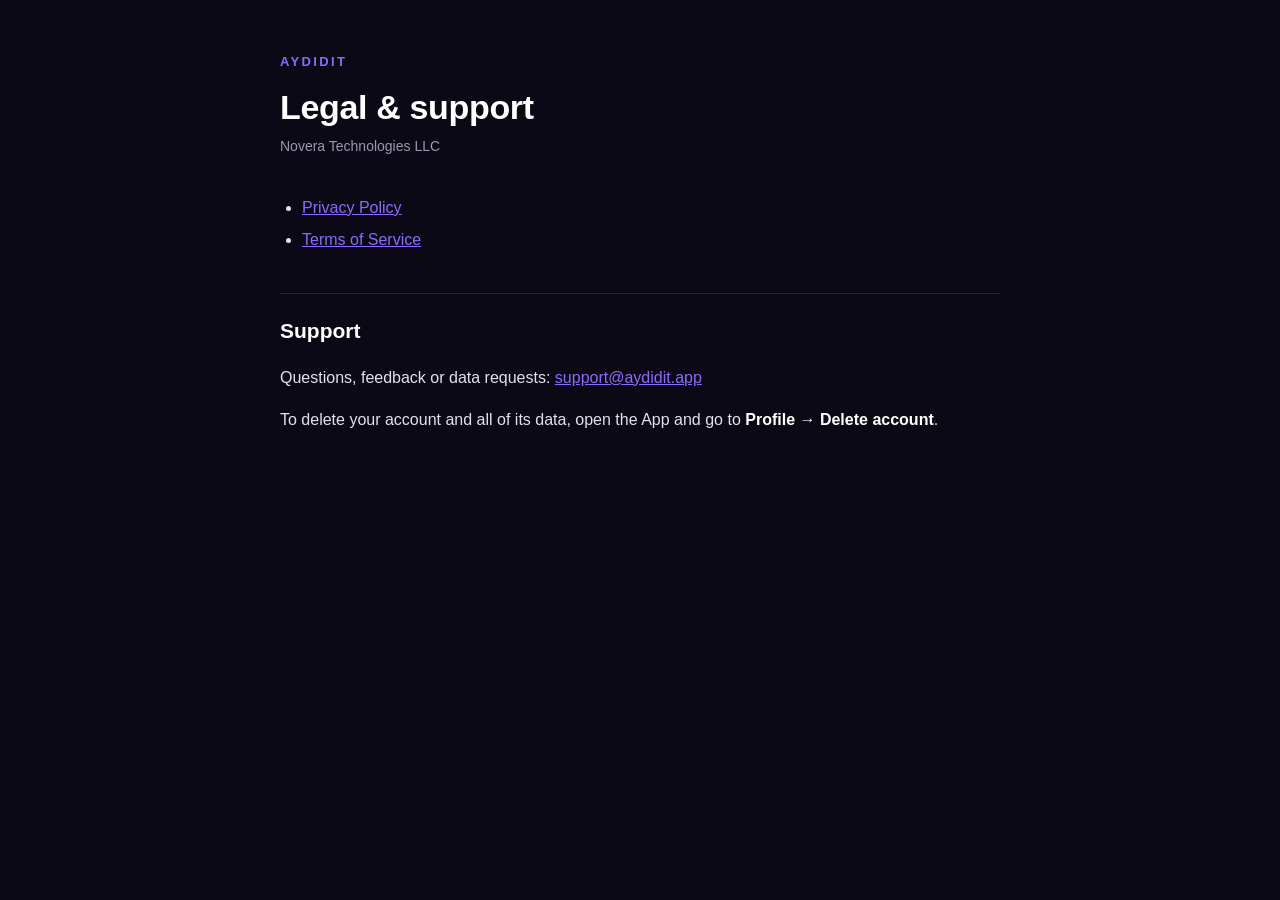
<file: index.html>
<!doctype html>
<html lang="en">
<head>
  <meta charset="utf-8">
  <meta name="viewport" content="width=device-width, initial-scale=1">
  <title>AYDIDIT Legal</title>
  <meta name="description" content="AYDIDIT Privacy Policy, Terms of Service and support.">
  <link rel="icon" type="image/png" sizes="32x32" href="/favicon-32.png">
  <link rel="icon" type="image/png" sizes="48x48" href="/favicon-48.png">
  <link rel="apple-touch-icon" href="/apple-touch-icon.png">
  <link rel="stylesheet" href="style.css">
</head>
<body>
<main>
  <header>
    <span class="brand">AYDIDIT</span>
    <h1>Legal &amp; support</h1>
    <p class="meta">Novera Technologies LLC</p>
  </header>
  <ul>
    <li><a href="privacy/">Privacy Policy</a></li>
    <li><a href="terms/">Terms of Service</a></li>
  </ul>
  <h2>Support</h2>
  <p>Questions, feedback or data requests: <a href="mailto:support@aydidit.app">support@aydidit.app</a></p>
  <p>To delete your account and all of its data, open the App and go to <strong>Profile → Delete account</strong>.</p>
</main>
</body>
</html>
</file>
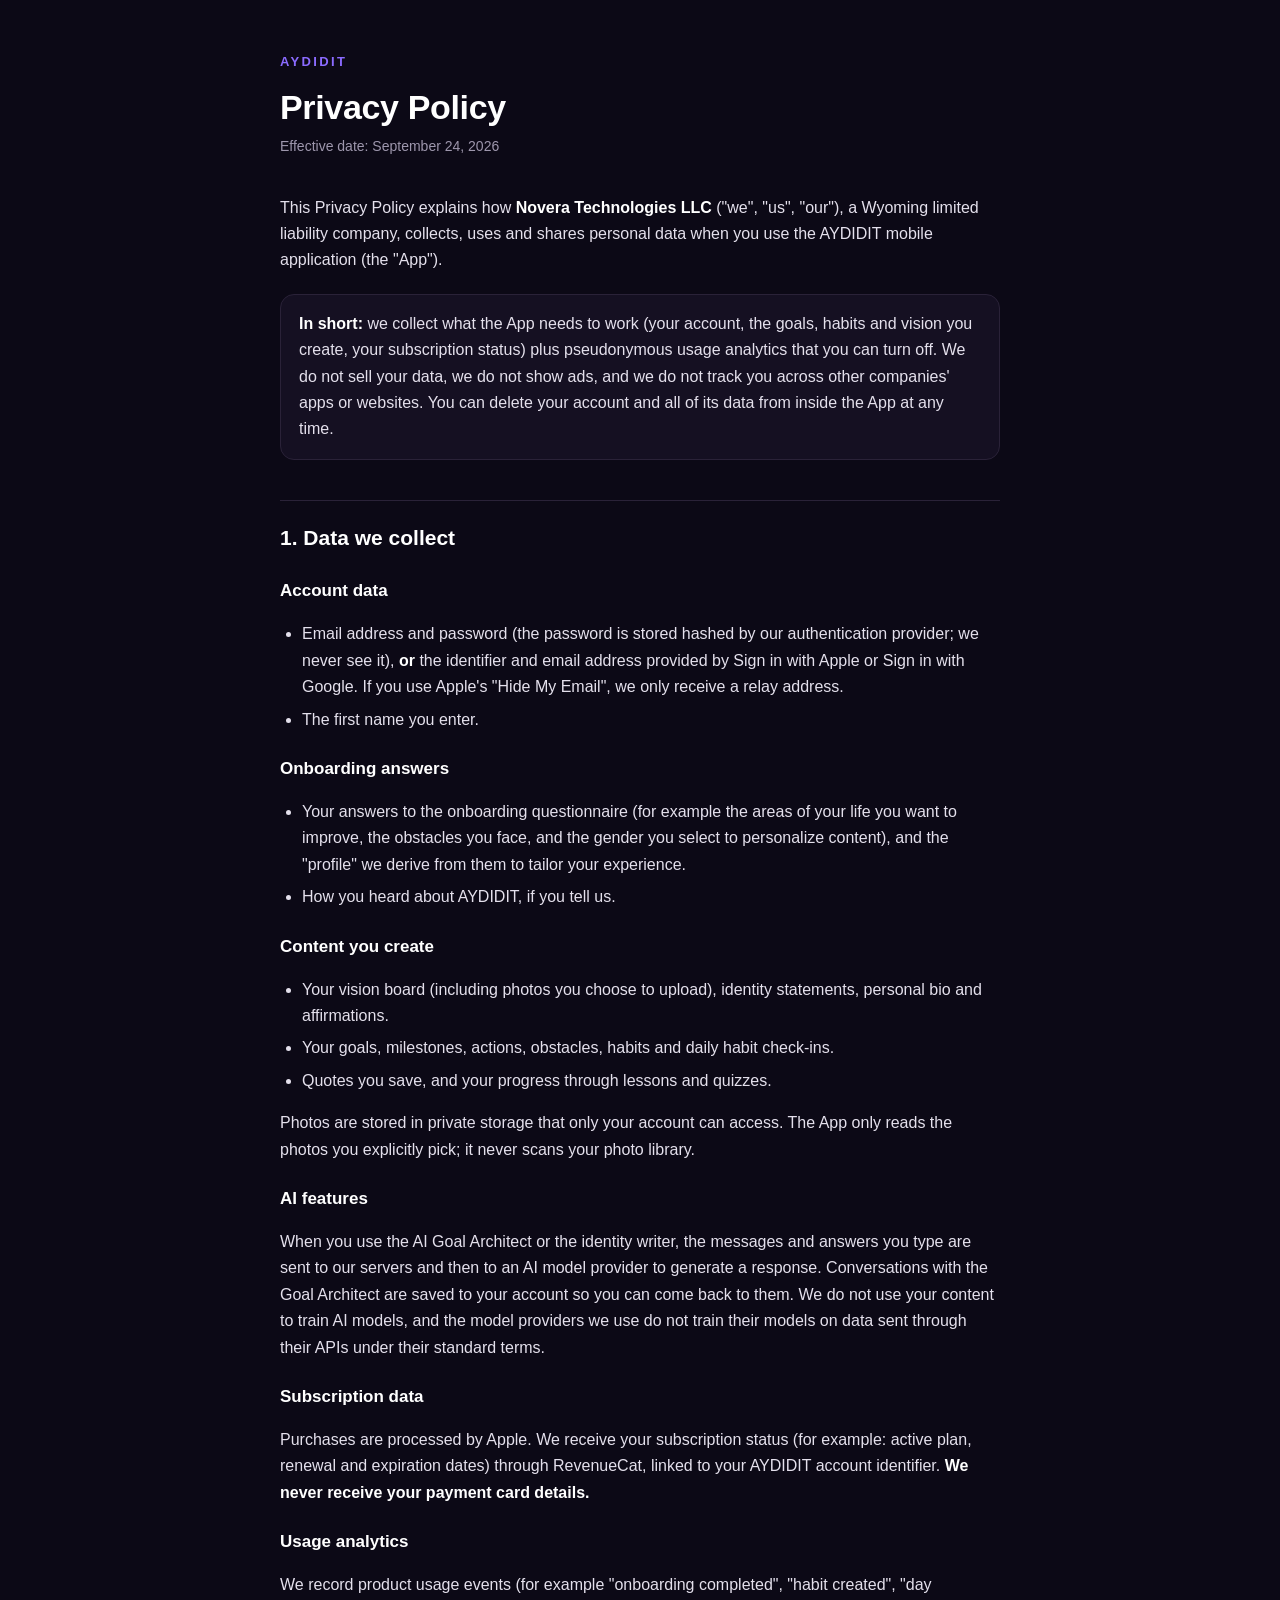
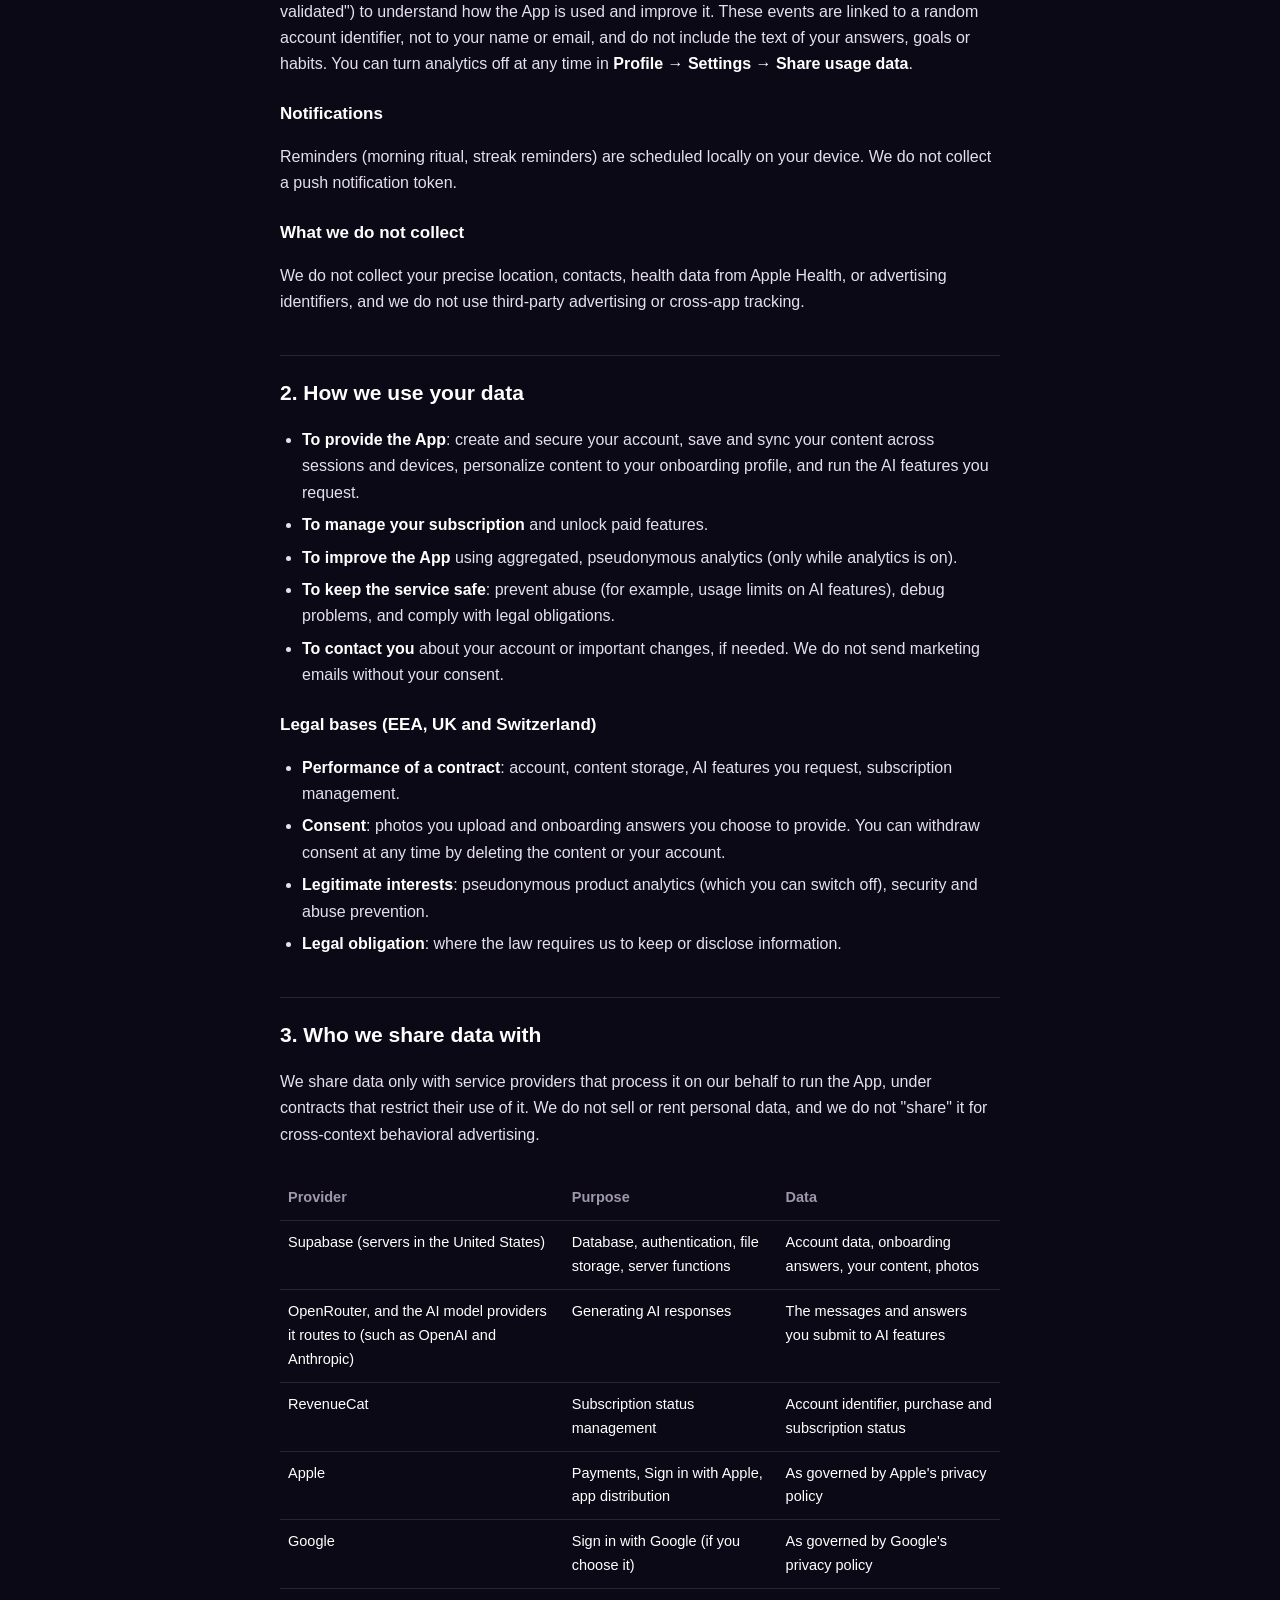
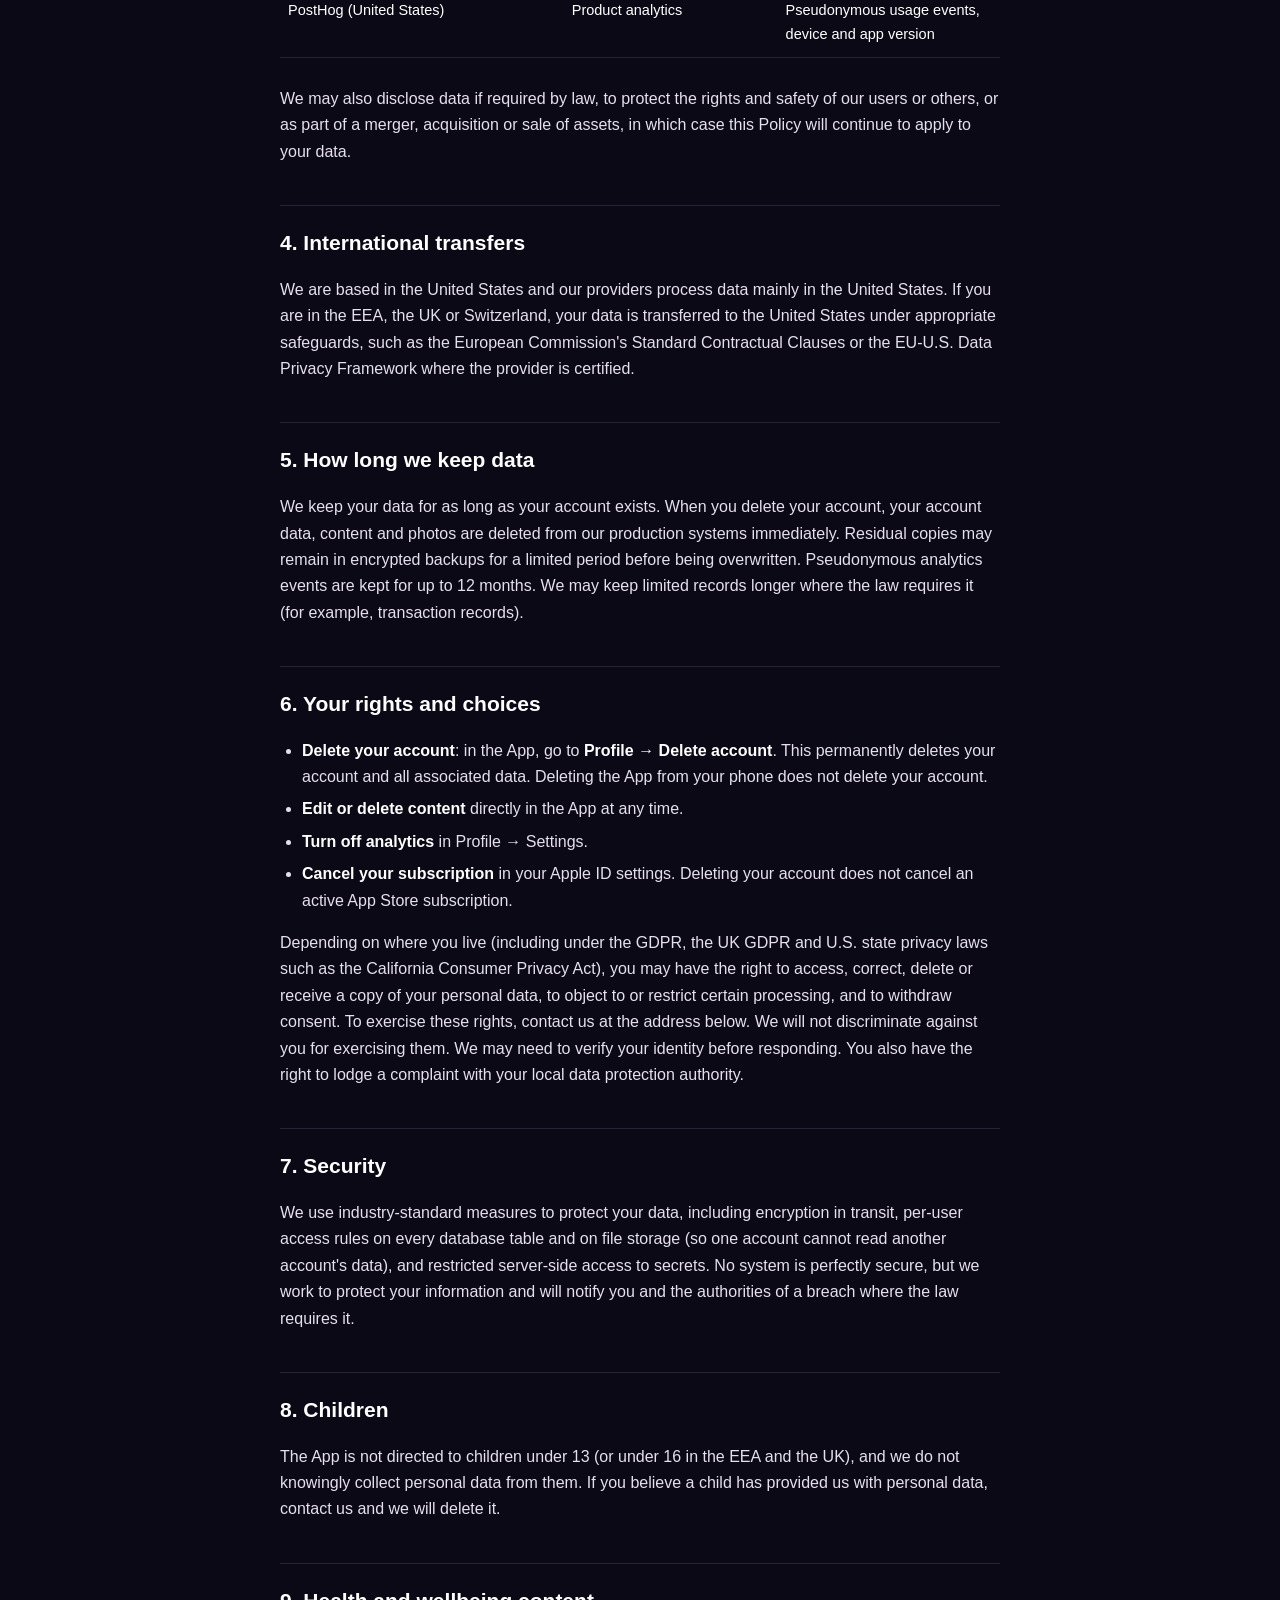
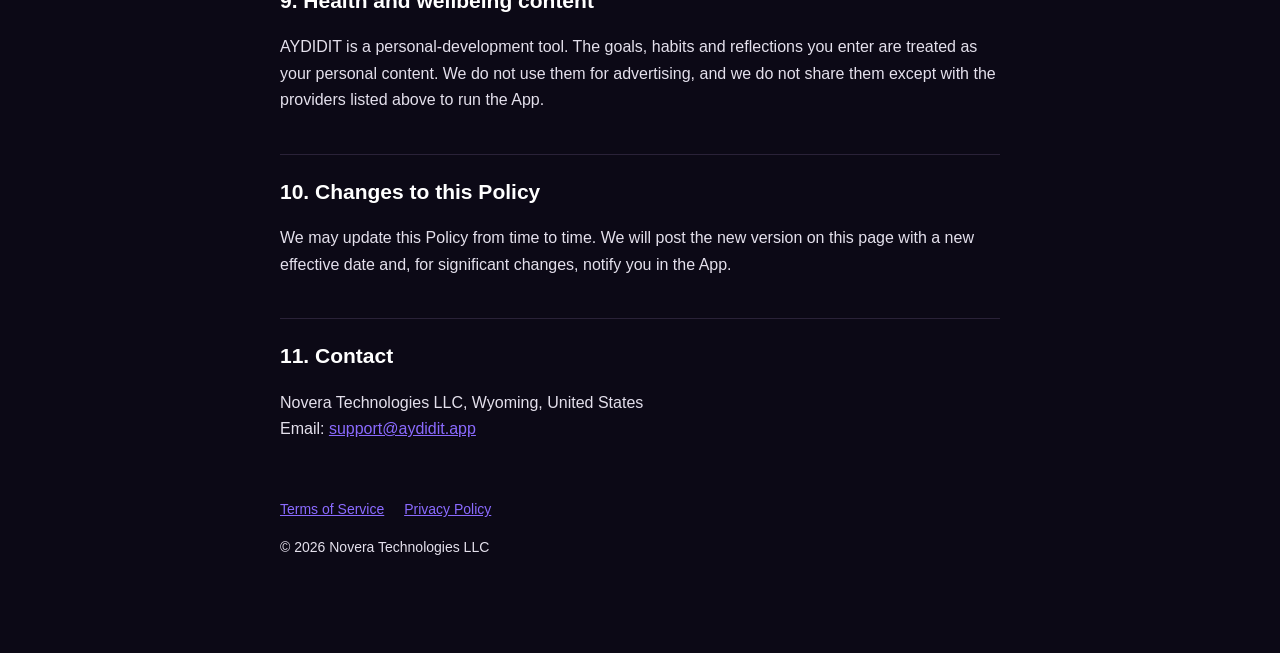
<file: privacy/index.html>
<!doctype html>
<html lang="en">
<head>
  <meta charset="utf-8">
  <meta name="viewport" content="width=device-width, initial-scale=1">
  <title>AYDIDIT Privacy Policy</title>
  <meta name="description" content="How AYDIDIT collects, uses and protects your personal data.">
  <link rel="icon" type="image/png" sizes="32x32" href="/favicon-32.png">
  <link rel="icon" type="image/png" sizes="48x48" href="/favicon-48.png">
  <link rel="apple-touch-icon" href="/apple-touch-icon.png">
  <link rel="stylesheet" href="../style.css">
</head>
<body>
<main>
  <header>
    <a class="brand" href="../">AYDIDIT</a>
    <h1>Privacy Policy</h1>
    <p class="meta">Effective date: September 24, 2026</p>
  </header>

  <p>This Privacy Policy explains how <strong>Novera Technologies LLC</strong> ("we", "us", "our"), a Wyoming limited liability company, collects, uses and shares personal data when you use the AYDIDIT mobile application (the "App").</p>

  <div class="callout">
    <p><strong>In short:</strong> we collect what the App needs to work (your account, the goals, habits and vision you create, your subscription status) plus pseudonymous usage analytics that you can turn off. We do not sell your data, we do not show ads, and we do not track you across other companies' apps or websites. You can delete your account and all of its data from inside the App at any time.</p>
  </div>

  <h2>1. Data we collect</h2>

  <h3>Account data</h3>
  <ul>
    <li>Email address and password (the password is stored hashed by our authentication provider; we never see it), <strong>or</strong> the identifier and email address provided by Sign in with Apple or Sign in with Google. If you use Apple's "Hide My Email", we only receive a relay address.</li>
    <li>The first name you enter.</li>
  </ul>

  <h3>Onboarding answers</h3>
  <ul>
    <li>Your answers to the onboarding questionnaire (for example the areas of your life you want to improve, the obstacles you face, and the gender you select to personalize content), and the "profile" we derive from them to tailor your experience.</li>
    <li>How you heard about AYDIDIT, if you tell us.</li>
  </ul>

  <h3>Content you create</h3>
  <ul>
    <li>Your vision board (including photos you choose to upload), identity statements, personal bio and affirmations.</li>
    <li>Your goals, milestones, actions, obstacles, habits and daily habit check-ins.</li>
    <li>Quotes you save, and your progress through lessons and quizzes.</li>
  </ul>
  <p>Photos are stored in private storage that only your account can access. The App only reads the photos you explicitly pick; it never scans your photo library.</p>

  <h3>AI features</h3>
  <p>When you use the AI Goal Architect or the identity writer, the messages and answers you type are sent to our servers and then to an AI model provider to generate a response. Conversations with the Goal Architect are saved to your account so you can come back to them. We do not use your content to train AI models, and the model providers we use do not train their models on data sent through their APIs under their standard terms.</p>

  <h3>Subscription data</h3>
  <p>Purchases are processed by Apple. We receive your subscription status (for example: active plan, renewal and expiration dates) through RevenueCat, linked to your AYDIDIT account identifier. <strong>We never receive your payment card details.</strong></p>

  <h3>Usage analytics</h3>
  <p>We record product usage events (for example "onboarding completed", "habit created", "day validated") to understand how the App is used and improve it. These events are linked to a random account identifier, not to your name or email, and do not include the text of your answers, goals or habits. You can turn analytics off at any time in <strong>Profile → Settings → Share usage data</strong>.</p>

  <h3>Notifications</h3>
  <p>Reminders (morning ritual, streak reminders) are scheduled locally on your device. We do not collect a push notification token.</p>

  <h3>What we do not collect</h3>
  <p>We do not collect your precise location, contacts, health data from Apple Health, or advertising identifiers, and we do not use third-party advertising or cross-app tracking.</p>

  <h2>2. How we use your data</h2>
  <ul>
    <li><strong>To provide the App</strong>: create and secure your account, save and sync your content across sessions and devices, personalize content to your onboarding profile, and run the AI features you request.</li>
    <li><strong>To manage your subscription</strong> and unlock paid features.</li>
    <li><strong>To improve the App</strong> using aggregated, pseudonymous analytics (only while analytics is on).</li>
    <li><strong>To keep the service safe</strong>: prevent abuse (for example, usage limits on AI features), debug problems, and comply with legal obligations.</li>
    <li><strong>To contact you</strong> about your account or important changes, if needed. We do not send marketing emails without your consent.</li>
  </ul>

  <h3>Legal bases (EEA, UK and Switzerland)</h3>
  <ul>
    <li><strong>Performance of a contract</strong>: account, content storage, AI features you request, subscription management.</li>
    <li><strong>Consent</strong>: photos you upload and onboarding answers you choose to provide. You can withdraw consent at any time by deleting the content or your account.</li>
    <li><strong>Legitimate interests</strong>: pseudonymous product analytics (which you can switch off), security and abuse prevention.</li>
    <li><strong>Legal obligation</strong>: where the law requires us to keep or disclose information.</li>
  </ul>

  <h2>3. Who we share data with</h2>
  <p>We share data only with service providers that process it on our behalf to run the App, under contracts that restrict their use of it. We do not sell or rent personal data, and we do not "share" it for cross-context behavioral advertising.</p>
  <div class="table-wrap">
  <table>
    <tr><th>Provider</th><th>Purpose</th><th>Data</th></tr>
    <tr><td>Supabase (servers in the United States)</td><td>Database, authentication, file storage, server functions</td><td>Account data, onboarding answers, your content, photos</td></tr>
    <tr><td>OpenRouter, and the AI model providers it routes to (such as OpenAI and Anthropic)</td><td>Generating AI responses</td><td>The messages and answers you submit to AI features</td></tr>
    <tr><td>RevenueCat</td><td>Subscription status management</td><td>Account identifier, purchase and subscription status</td></tr>
    <tr><td>Apple</td><td>Payments, Sign in with Apple, app distribution</td><td>As governed by Apple's privacy policy</td></tr>
    <tr><td>Google</td><td>Sign in with Google (if you choose it)</td><td>As governed by Google's privacy policy</td></tr>
    <tr><td>PostHog (United States)</td><td>Product analytics</td><td>Pseudonymous usage events, device and app version</td></tr>
  </table>
  </div>
  <p>We may also disclose data if required by law, to protect the rights and safety of our users or others, or as part of a merger, acquisition or sale of assets, in which case this Policy will continue to apply to your data.</p>

  <h2>4. International transfers</h2>
  <p>We are based in the United States and our providers process data mainly in the United States. If you are in the EEA, the UK or Switzerland, your data is transferred to the United States under appropriate safeguards, such as the European Commission's Standard Contractual Clauses or the EU-U.S. Data Privacy Framework where the provider is certified.</p>

  <h2>5. How long we keep data</h2>
  <p>We keep your data for as long as your account exists. When you delete your account, your account data, content and photos are deleted from our production systems immediately. Residual copies may remain in encrypted backups for a limited period before being overwritten. Pseudonymous analytics events are kept for up to 12 months. We may keep limited records longer where the law requires it (for example, transaction records).</p>

  <h2>6. Your rights and choices</h2>
  <ul>
    <li><strong>Delete your account</strong>: in the App, go to <strong>Profile → Delete account</strong>. This permanently deletes your account and all associated data. Deleting the App from your phone does not delete your account.</li>
    <li><strong>Edit or delete content</strong> directly in the App at any time.</li>
    <li><strong>Turn off analytics</strong> in Profile → Settings.</li>
    <li><strong>Cancel your subscription</strong> in your Apple ID settings. Deleting your account does not cancel an active App Store subscription.</li>
  </ul>
  <p>Depending on where you live (including under the GDPR, the UK GDPR and U.S. state privacy laws such as the California Consumer Privacy Act), you may have the right to access, correct, delete or receive a copy of your personal data, to object to or restrict certain processing, and to withdraw consent. To exercise these rights, contact us at the address below. We will not discriminate against you for exercising them. We may need to verify your identity before responding. You also have the right to lodge a complaint with your local data protection authority.</p>

  <h2>7. Security</h2>
  <p>We use industry-standard measures to protect your data, including encryption in transit, per-user access rules on every database table and on file storage (so one account cannot read another account's data), and restricted server-side access to secrets. No system is perfectly secure, but we work to protect your information and will notify you and the authorities of a breach where the law requires it.</p>

  <h2>8. Children</h2>
  <p>The App is not directed to children under 13 (or under 16 in the EEA and the UK), and we do not knowingly collect personal data from them. If you believe a child has provided us with personal data, contact us and we will delete it.</p>

  <h2>9. Health and wellbeing content</h2>
  <p>AYDIDIT is a personal-development tool. The goals, habits and reflections you enter are treated as your personal content. We do not use them for advertising, and we do not share them except with the providers listed above to run the App.</p>

  <h2>10. Changes to this Policy</h2>
  <p>We may update this Policy from time to time. We will post the new version on this page with a new effective date and, for significant changes, notify you in the App.</p>

  <h2>11. Contact</h2>
  <p>Novera Technologies LLC, Wyoming, United States<br>
  Email: <a href="mailto:support@aydidit.app">support@aydidit.app</a></p>

  <footer>
    <a href="../terms/">Terms of Service</a>
    <a href="../privacy/">Privacy Policy</a>
    <p>© 2026 Novera Technologies LLC</p>
  </footer>
</main>
</body>
</html>
</file>
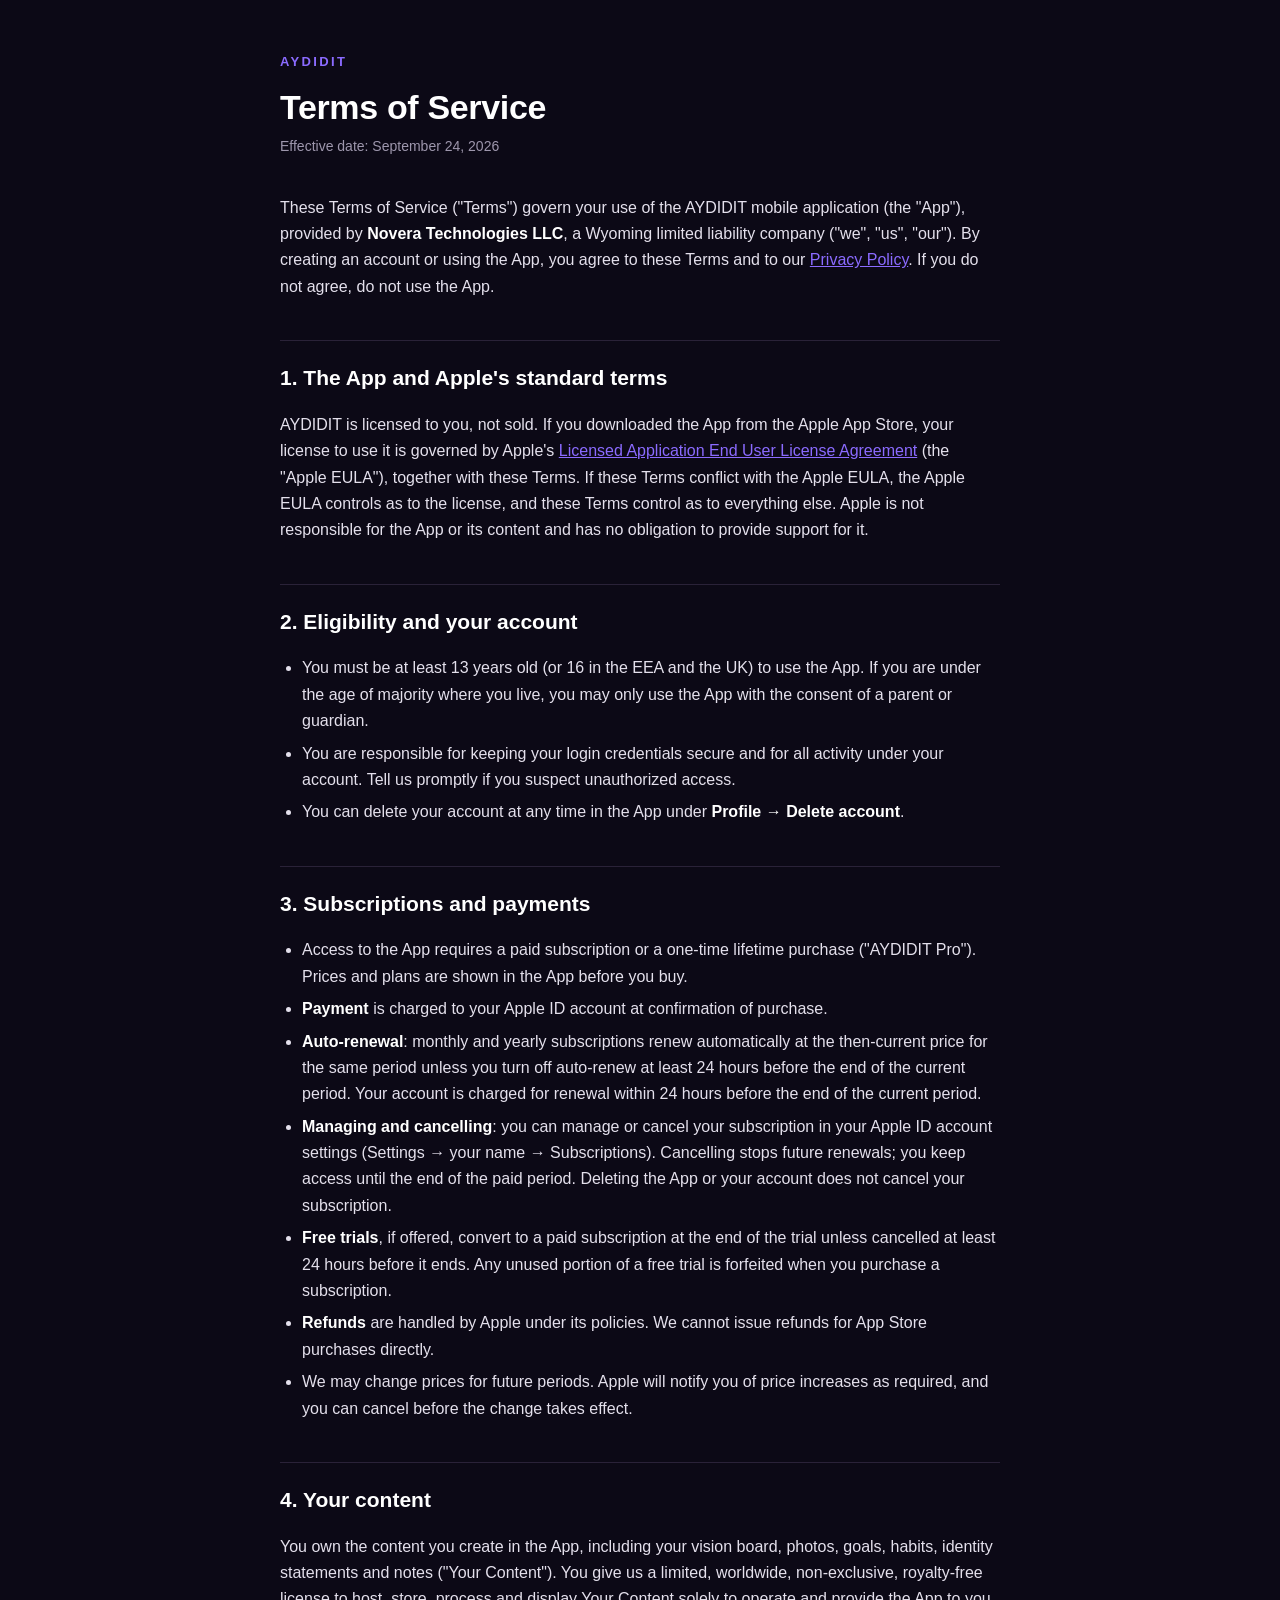
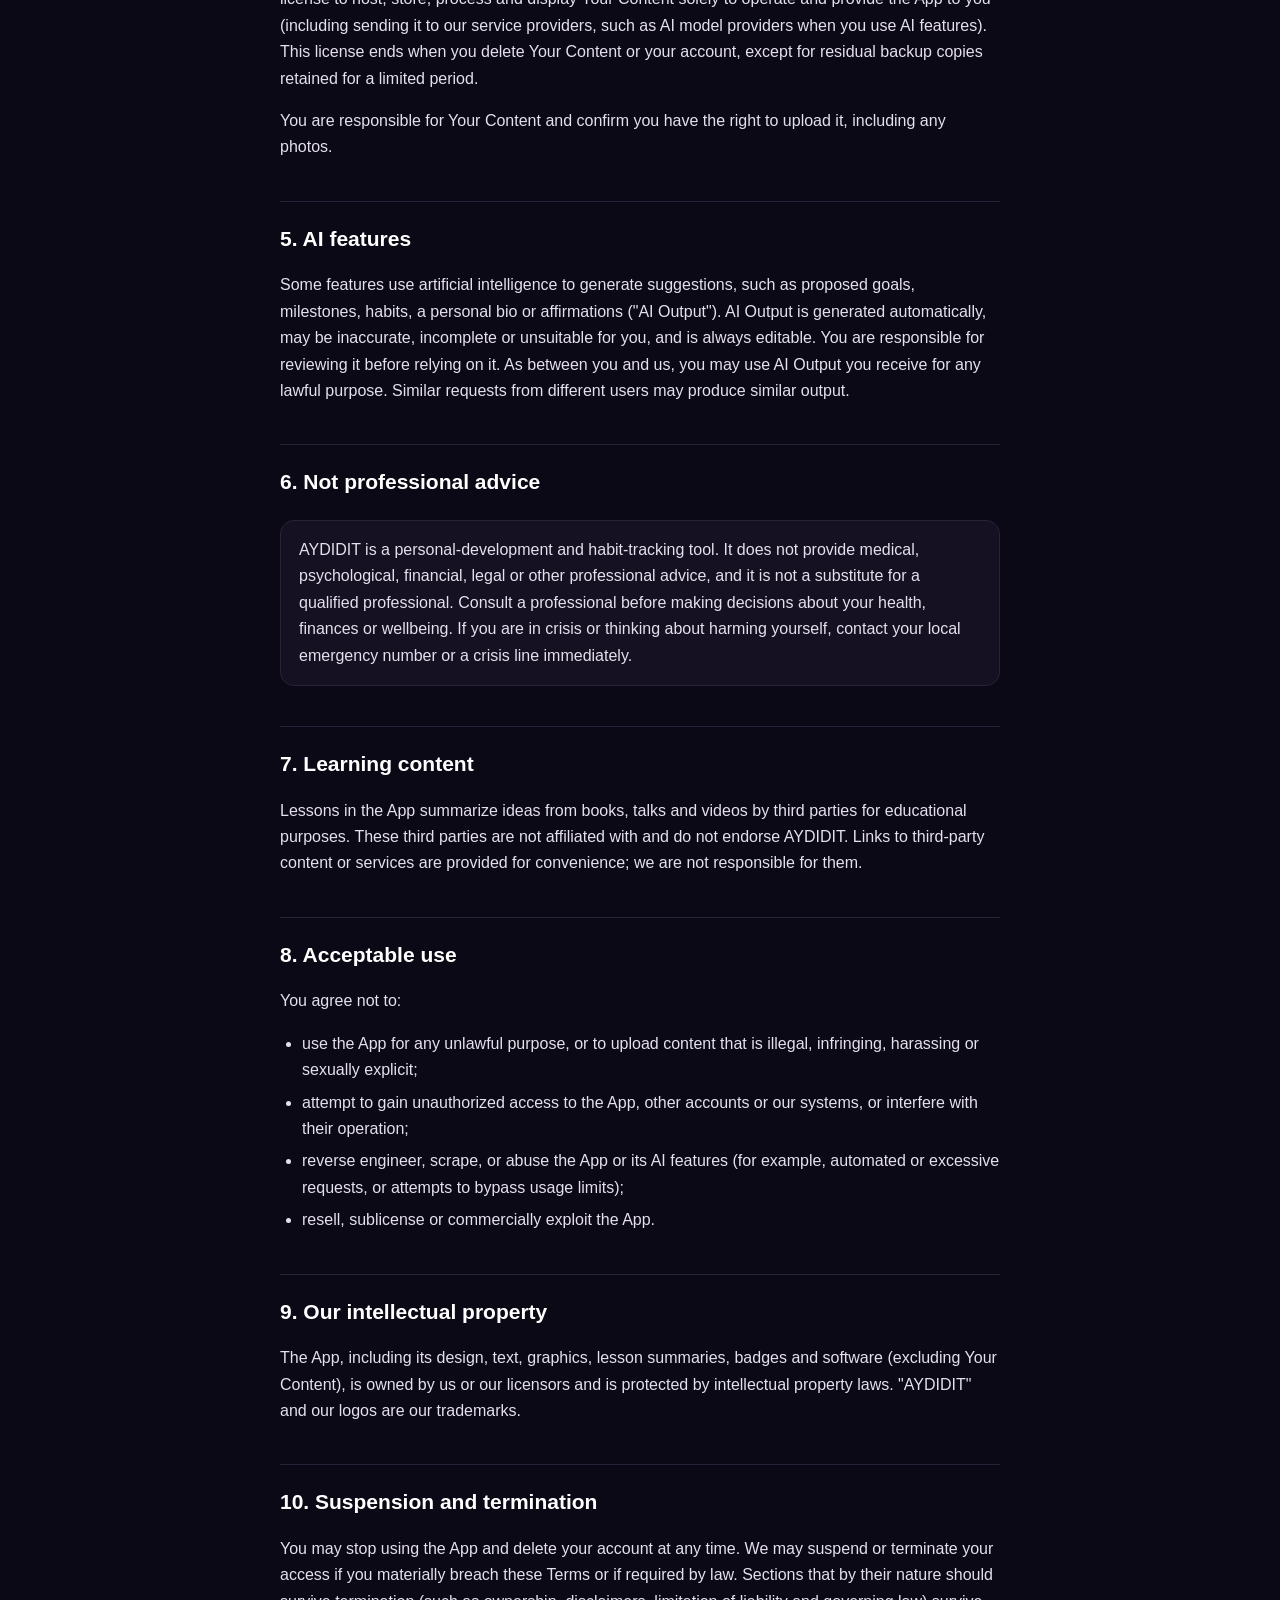
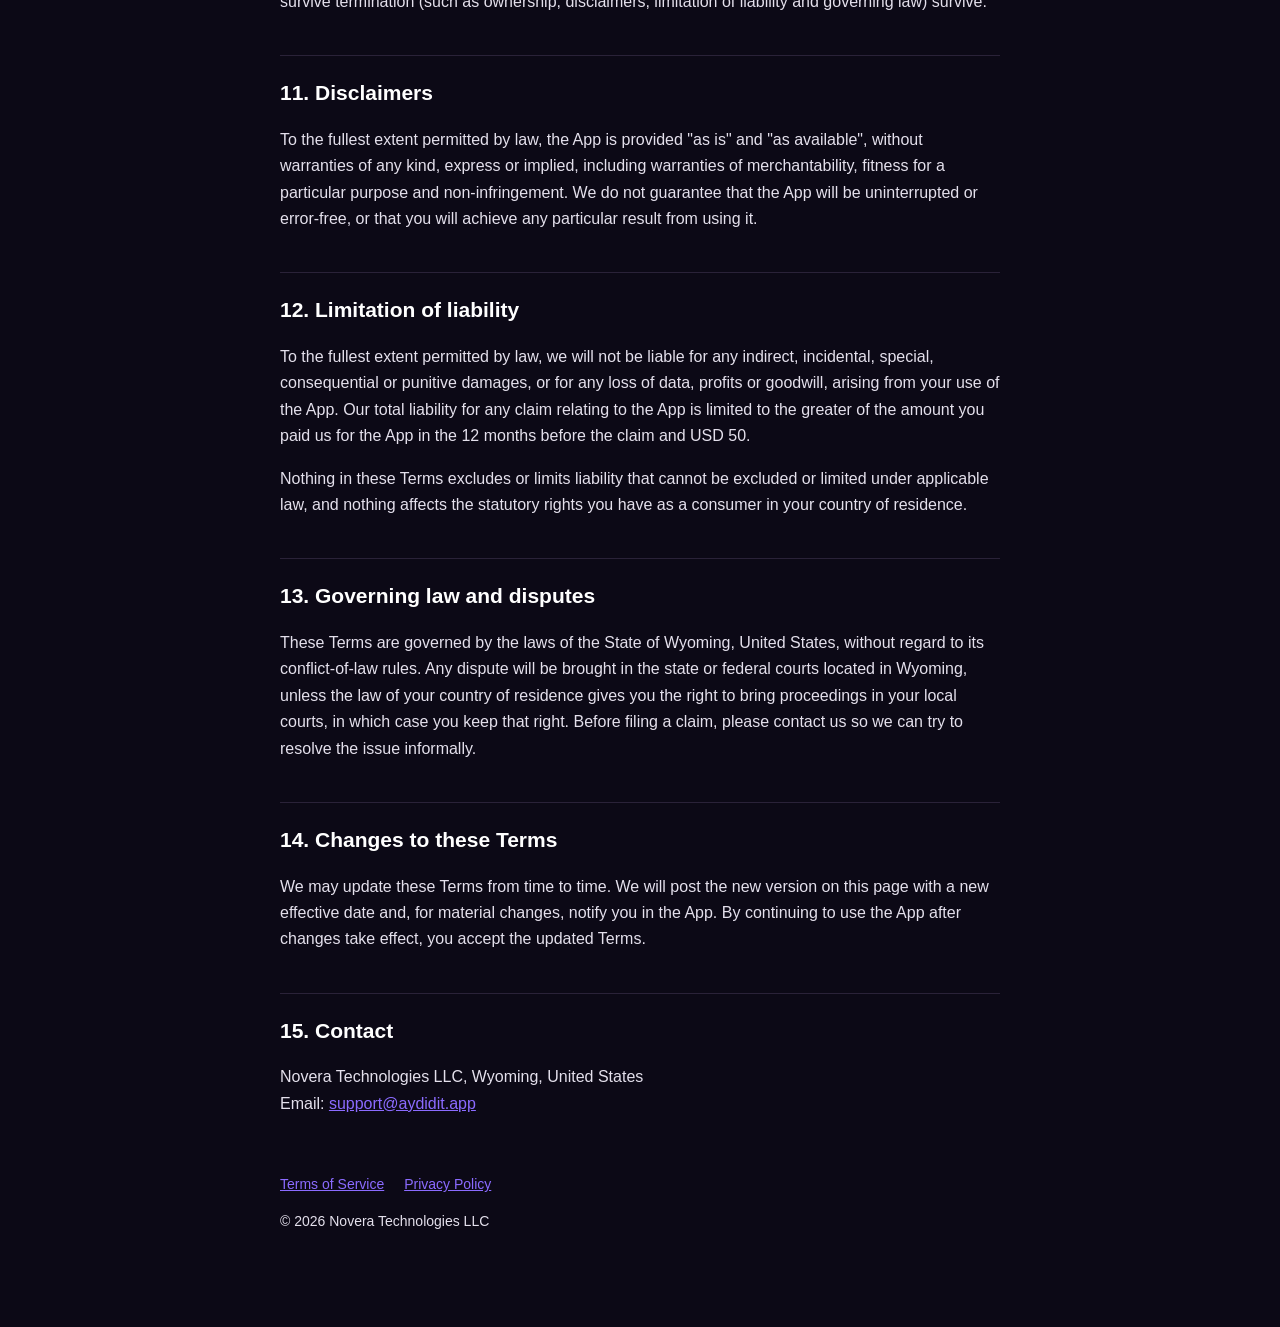
<file: terms/index.html>
<!doctype html>
<html lang="en">
<head>
  <meta charset="utf-8">
  <meta name="viewport" content="width=device-width, initial-scale=1">
  <title>AYDIDIT Terms of Service</title>
  <meta name="description" content="The terms that govern your use of AYDIDIT.">
  <link rel="icon" type="image/png" sizes="32x32" href="/favicon-32.png">
  <link rel="icon" type="image/png" sizes="48x48" href="/favicon-48.png">
  <link rel="apple-touch-icon" href="/apple-touch-icon.png">
  <link rel="stylesheet" href="../style.css">
</head>
<body>
<main>
  <header>
    <a class="brand" href="../">AYDIDIT</a>
    <h1>Terms of Service</h1>
    <p class="meta">Effective date: September 24, 2026</p>
  </header>

  <p>These Terms of Service ("Terms") govern your use of the AYDIDIT mobile application (the "App"), provided by <strong>Novera Technologies LLC</strong>, a Wyoming limited liability company ("we", "us", "our"). By creating an account or using the App, you agree to these Terms and to our <a href="../privacy/">Privacy Policy</a>. If you do not agree, do not use the App.</p>

  <h2>1. The App and Apple's standard terms</h2>
  <p>AYDIDIT is licensed to you, not sold. If you downloaded the App from the Apple App Store, your license to use it is governed by Apple's <a href="https://www.apple.com/legal/internet-services/itunes/dev/stdeula/">Licensed Application End User License Agreement</a> (the "Apple EULA"), together with these Terms. If these Terms conflict with the Apple EULA, the Apple EULA controls as to the license, and these Terms control as to everything else. Apple is not responsible for the App or its content and has no obligation to provide support for it.</p>

  <h2>2. Eligibility and your account</h2>
  <ul>
    <li>You must be at least 13 years old (or 16 in the EEA and the UK) to use the App. If you are under the age of majority where you live, you may only use the App with the consent of a parent or guardian.</li>
    <li>You are responsible for keeping your login credentials secure and for all activity under your account. Tell us promptly if you suspect unauthorized access.</li>
    <li>You can delete your account at any time in the App under <strong>Profile → Delete account</strong>.</li>
  </ul>

  <h2>3. Subscriptions and payments</h2>
  <ul>
    <li>Access to the App requires a paid subscription or a one-time lifetime purchase ("AYDIDIT Pro"). Prices and plans are shown in the App before you buy.</li>
    <li><strong>Payment</strong> is charged to your Apple ID account at confirmation of purchase.</li>
    <li><strong>Auto-renewal</strong>: monthly and yearly subscriptions renew automatically at the then-current price for the same period unless you turn off auto-renew at least 24 hours before the end of the current period. Your account is charged for renewal within 24 hours before the end of the current period.</li>
    <li><strong>Managing and cancelling</strong>: you can manage or cancel your subscription in your Apple ID account settings (Settings → your name → Subscriptions). Cancelling stops future renewals; you keep access until the end of the paid period. Deleting the App or your account does not cancel your subscription.</li>
    <li><strong>Free trials</strong>, if offered, convert to a paid subscription at the end of the trial unless cancelled at least 24 hours before it ends. Any unused portion of a free trial is forfeited when you purchase a subscription.</li>
    <li><strong>Refunds</strong> are handled by Apple under its policies. We cannot issue refunds for App Store purchases directly.</li>
    <li>We may change prices for future periods. Apple will notify you of price increases as required, and you can cancel before the change takes effect.</li>
  </ul>

  <h2>4. Your content</h2>
  <p>You own the content you create in the App, including your vision board, photos, goals, habits, identity statements and notes ("Your Content"). You give us a limited, worldwide, non-exclusive, royalty-free license to host, store, process and display Your Content solely to operate and provide the App to you (including sending it to our service providers, such as AI model providers when you use AI features). This license ends when you delete Your Content or your account, except for residual backup copies retained for a limited period.</p>
  <p>You are responsible for Your Content and confirm you have the right to upload it, including any photos.</p>

  <h2>5. AI features</h2>
  <p>Some features use artificial intelligence to generate suggestions, such as proposed goals, milestones, habits, a personal bio or affirmations ("AI Output"). AI Output is generated automatically, may be inaccurate, incomplete or unsuitable for you, and is always editable. You are responsible for reviewing it before relying on it. As between you and us, you may use AI Output you receive for any lawful purpose. Similar requests from different users may produce similar output.</p>

  <h2>6. Not professional advice</h2>
  <div class="callout">
    <p>AYDIDIT is a personal-development and habit-tracking tool. It does not provide medical, psychological, financial, legal or other professional advice, and it is not a substitute for a qualified professional. Consult a professional before making decisions about your health, finances or wellbeing. If you are in crisis or thinking about harming yourself, contact your local emergency number or a crisis line immediately.</p>
  </div>

  <h2>7. Learning content</h2>
  <p>Lessons in the App summarize ideas from books, talks and videos by third parties for educational purposes. These third parties are not affiliated with and do not endorse AYDIDIT. Links to third-party content or services are provided for convenience; we are not responsible for them.</p>

  <h2>8. Acceptable use</h2>
  <p>You agree not to:</p>
  <ul>
    <li>use the App for any unlawful purpose, or to upload content that is illegal, infringing, harassing or sexually explicit;</li>
    <li>attempt to gain unauthorized access to the App, other accounts or our systems, or interfere with their operation;</li>
    <li>reverse engineer, scrape, or abuse the App or its AI features (for example, automated or excessive requests, or attempts to bypass usage limits);</li>
    <li>resell, sublicense or commercially exploit the App.</li>
  </ul>

  <h2>9. Our intellectual property</h2>
  <p>The App, including its design, text, graphics, lesson summaries, badges and software (excluding Your Content), is owned by us or our licensors and is protected by intellectual property laws. "AYDIDIT" and our logos are our trademarks.</p>

  <h2>10. Suspension and termination</h2>
  <p>You may stop using the App and delete your account at any time. We may suspend or terminate your access if you materially breach these Terms or if required by law. Sections that by their nature should survive termination (such as ownership, disclaimers, limitation of liability and governing law) survive.</p>

  <h2>11. Disclaimers</h2>
  <p>To the fullest extent permitted by law, the App is provided "as is" and "as available", without warranties of any kind, express or implied, including warranties of merchantability, fitness for a particular purpose and non-infringement. We do not guarantee that the App will be uninterrupted or error-free, or that you will achieve any particular result from using it.</p>

  <h2>12. Limitation of liability</h2>
  <p>To the fullest extent permitted by law, we will not be liable for any indirect, incidental, special, consequential or punitive damages, or for any loss of data, profits or goodwill, arising from your use of the App. Our total liability for any claim relating to the App is limited to the greater of the amount you paid us for the App in the 12 months before the claim and USD 50.</p>
  <p>Nothing in these Terms excludes or limits liability that cannot be excluded or limited under applicable law, and nothing affects the statutory rights you have as a consumer in your country of residence.</p>

  <h2>13. Governing law and disputes</h2>
  <p>These Terms are governed by the laws of the State of Wyoming, United States, without regard to its conflict-of-law rules. Any dispute will be brought in the state or federal courts located in Wyoming, unless the law of your country of residence gives you the right to bring proceedings in your local courts, in which case you keep that right. Before filing a claim, please contact us so we can try to resolve the issue informally.</p>

  <h2>14. Changes to these Terms</h2>
  <p>We may update these Terms from time to time. We will post the new version on this page with a new effective date and, for material changes, notify you in the App. By continuing to use the App after changes take effect, you accept the updated Terms.</p>

  <h2>15. Contact</h2>
  <p>Novera Technologies LLC, Wyoming, United States<br>
  Email: <a href="mailto:support@aydidit.app">support@aydidit.app</a></p>

  <footer>
    <a href="../terms/">Terms of Service</a>
    <a href="../privacy/">Privacy Policy</a>
    <p>© 2026 Novera Technologies LLC</p>
  </footer>
</main>
</body>
</html>
</file>
<file: style.css>
:root {
  --bg: #0c0916;
  --surface: #151022;
  --text: #ffffff;
  --muted: #9e97ad;
  --accent: #8b6bff;
  --border: #2a2238;
}
* { box-sizing: border-box; }
html { -webkit-text-size-adjust: 100%; }
body {
  margin: 0;
  background: var(--bg);
  color: var(--text);
  font: 16px/1.65 -apple-system, BlinkMacSystemFont, "Segoe UI", Inter, Roboto, sans-serif;
}
main { max-width: 760px; margin: 0 auto; padding: 48px 20px 80px; }
header { margin-bottom: 36px; }
.brand { font-weight: 800; letter-spacing: 0.18em; font-size: 13px; color: var(--accent); text-decoration: none; }
h1 { font-size: 34px; line-height: 1.15; margin: 14px 0 8px; letter-spacing: -0.01em; }
.meta { color: var(--muted); font-size: 14px; margin: 0; }
h2 { font-size: 21px; margin: 40px 0 10px; padding-top: 20px; border-top: 1px solid var(--border); }
h3 { font-size: 17px; margin: 22px 0 6px; }
p, li { color: #e4e0ec; }
ul { padding-left: 22px; }
li { margin: 6px 0; }
a { color: var(--accent); }
strong { color: var(--text); }
.callout { background: var(--surface); border: 1px solid var(--border); border-radius: 14px; padding: 16px 18px; margin: 20px 0; }
.callout p { margin: 0; }
table { width: 100%; border-collapse: collapse; font-size: 14.5px; margin: 12px 0; }
th, td { text-align: left; vertical-align: top; padding: 10px 8px; border-bottom: 1px solid var(--border); }
th { color: var(--muted); font-weight: 600; }
.table-wrap { overflow-x: auto; }
footer { margin-top: 56px; color: var(--muted); font-size: 14px; }
footer a { margin-right: 16px; }
</file>
